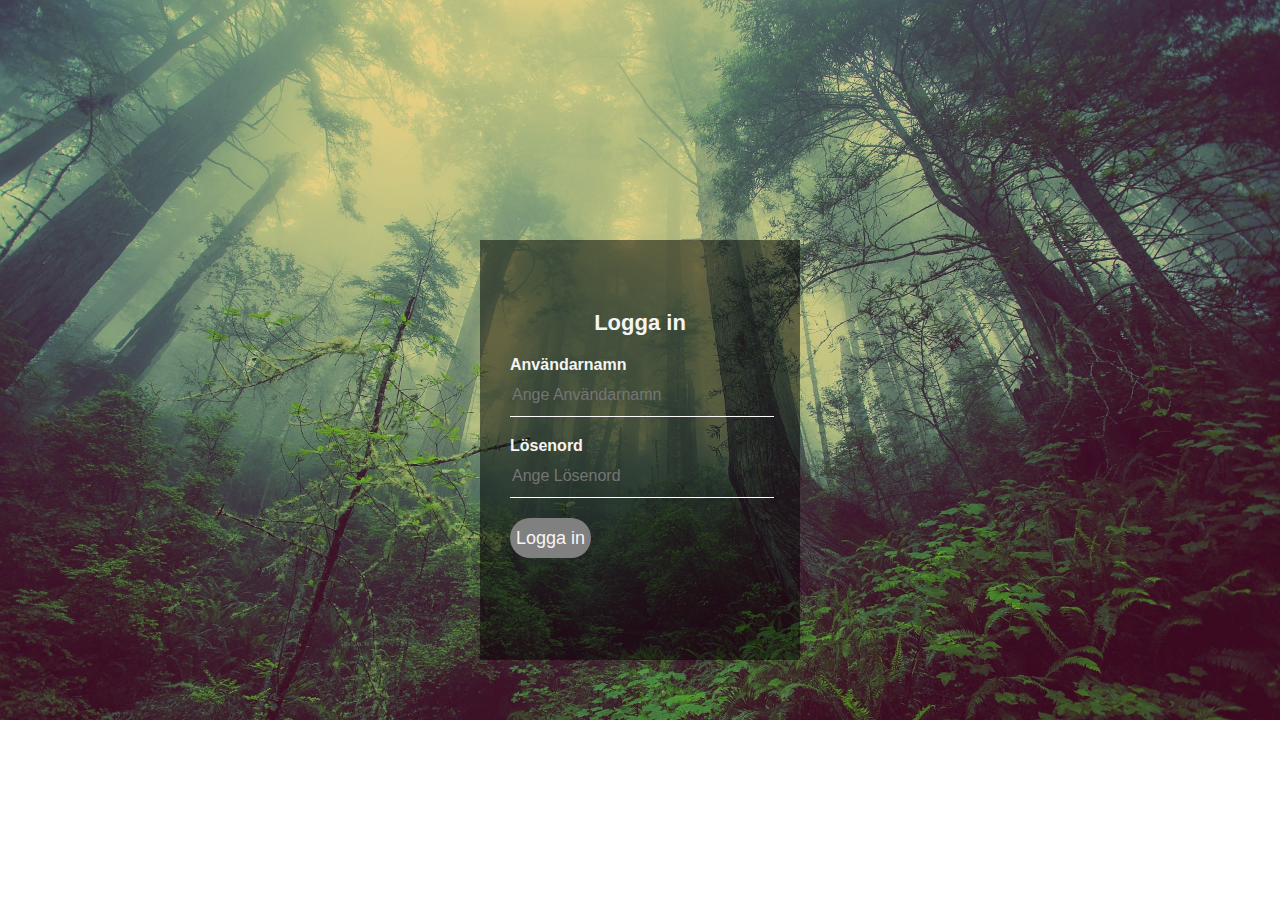
<file: index.html>
<!DOCTYPE html>
<html lang="en">
    <head>
        <meta charset="UTF-8">
        <meta name="viewport" content="width=device-width", initial-scale="1.0">
        <meta http-equiv="X-UA-Compatible" content="ie-edge">
        <link href="styles/styleInlogg.css" rel="stylesheet">
        <title>Kanban Meta</title>
    </head>
    <body>
        <div id="wrapper">
            <h3 id="title">Logga in</h3>
            <p>Användarnamn</p>
            <input id="userName" placeholder = "Ange Användarnamn" type="text">
            <p>Lösenord</p>
            <input id="passWord" placeholder = "Ange Lösenord" type="password">
            <button id="loginBtn" onclick="loginBtnClick()">Logga in</button> <!--Lägg till addeventlistener till inloggningsfunktionen-->
                                                    
        </div>
        <script src="scriptInlogg.js"></script>
    </body>
</html>
</file>
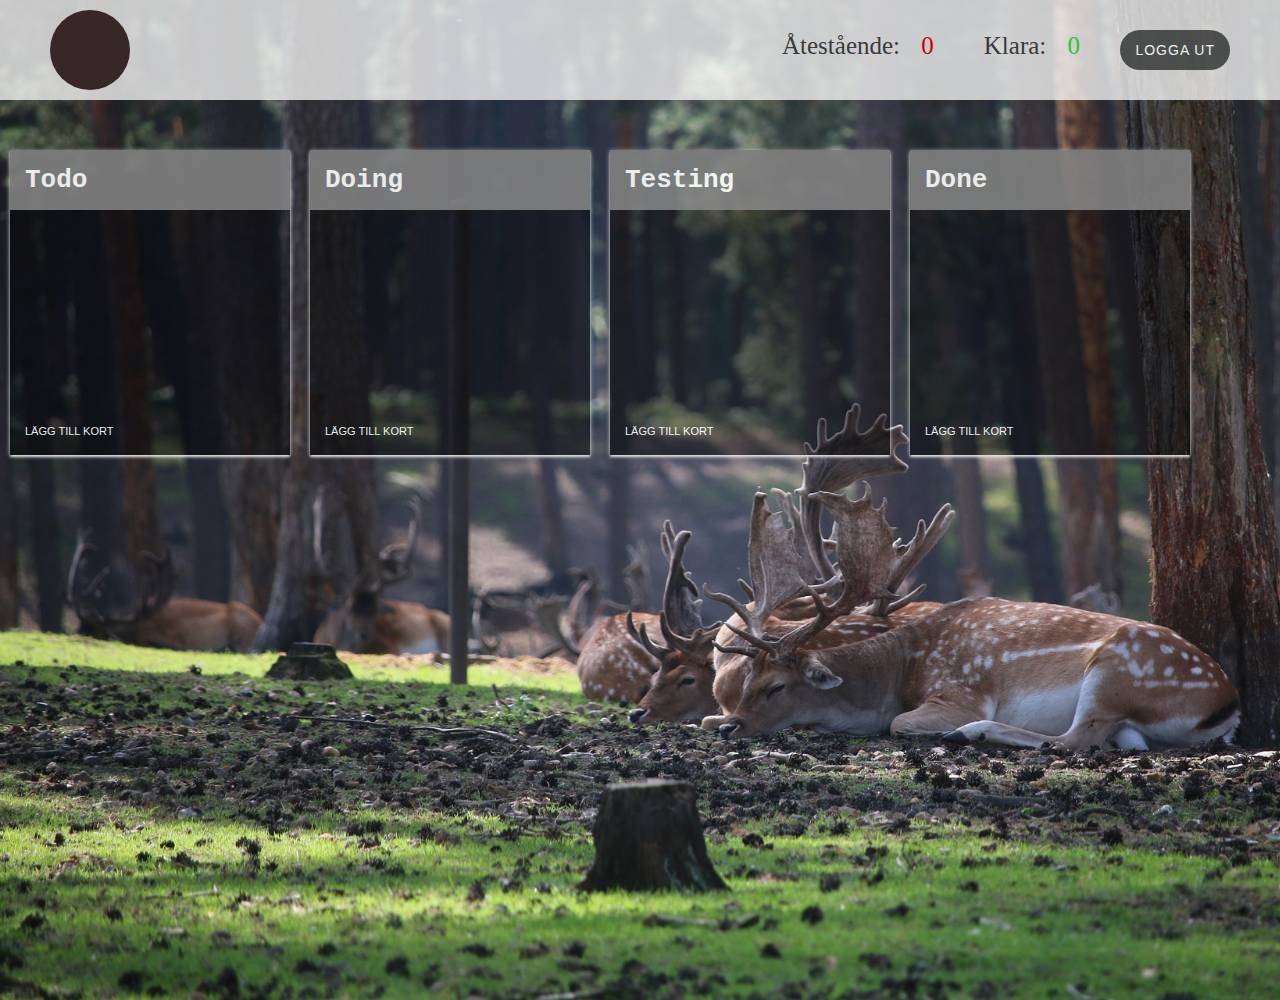
<file: kanban.html>
<!DOCTYPE html>
<html lang="en">

<head>
    <meta charset="UTF-8">
    <meta name="viewport" content="width=device-width" , initial-scale="1.0">
    <meta http-equiv="X-UA-Compatible" content="ie-edge">
    <link href="styles/styleKanban.css" rel="stylesheet">
    <link href="styles/stylesKanbaExtra.css" rel="stylesheet">
    <title>Kanban Meta</title>
</head>

<body>
    <header>
        <div class="users-info">
            <p id="char"></p>
            <p id="name"></p>
        </div>
        <button type="button" id="logout-btn" onclick="logout()">Logga ut</button>
        <div class="count-div">
            <p>Klara: <span id="done_count">0</span></p>
            <p>Åtestående: <span id="left_count">0</span></p>
        </div>
    </header>
    <div id="wrapper">
        <div class="card toDo" id="todo">
            <h1>Todo</h1>
            <a href="#" class="add-link" id="addTodo">Lägg till kort</a>
        </div>
        <!--end of todo-div-->
        <div class="card doing" id="doing">
            <h1>Doing</h1>
            <a href="#" class="add-link" id="addDoing">Lägg till kort</a>
        </div>
        <!--end of doing-->

        <div class="card test" id="testing">
            <h1>Testing</h1>
            <a href="#" class="add-link" id="addTesting">Lägg till kort</a>
        </div>
        <!--end of test-->

        <div class="card done" id="done">
            <h1>Done</h1>
            <a href="#" class="add-link" id="addDone">Lägg till kort</a>
        </div>
        <!--end of done-->

    </div>
    <!--end of wrapper-->

    <script src="scriptKanban.js"></script>
    <script src="scriptDragDrop.js"></script>
</body>

</html>
</file>
<file: styles/styleInlogg.css>
body {
    background: url("img/bakgrundInlogg.jpg");
    background-size: cover;
    background-repeat: no-repeat;
    background-repeat: center; 
    font-family: sans-serif;
}

#wrapper{
    width: 320px;
    height: 420px;
    background:  rgba(0, 0, 0, 0.5);
    color: whitesmoke;
    top: 50%;
    left: 50%;
    position: absolute;
    transform: translate(-50%,-50%);
    box-sizing: border-box;
    padding: 70px 30px;
} 

h3 {
    margin: 0px;
    padding: 0 0 20px;
    text-align: center;
    font-size: 22px;
}

p {
    margin: 0;
    padding: 0;
    font-weight: bold;
}

input {
    width: 100%;
    margin-bottom: 20px;
    border: none;
    border-bottom: 1px solid #fff;
    background: transparent;
    outline: none;
    height: 40px;
    color:white; 
    font-size: 16px;
}

button {
    border: none;
    outline: none;
    height: 40px;
    background: grey;
    color:whitesmoke;
    font-size: 18px;
    border-radius: 20px;
}

button:hover {
    cursor: pointer;
    background:grey;
    color: whitesmoke;
    opacity: 0.5;
}
</file>
<file: styles/styleKanban.css>
body {
    background: url("img/bakgrundKanban.jpg");
    background-size: cover;
    background-repeat: no-repeat;
    background-repeat: center;
    font-family: sans-serif;
}

#wrapper {
    width: 100%;
    height: 100vh;
}

.card {
    float: left;
    width: 20%;
    max-width: 250px;
    min-height: 250px;
    padding: 5px 15px 50px 15px;
    margin: 50px 10px;
    box-shadow: 0 3px 1px -2px rgba(225, 225, 225, .9), 0 2px 2px 0 rgba(225, 225, 225, .84), 0 1px 5px 0 rgba(225, 225, 225, .82);
    position: relative;
    background: rgba(0, 0, 0, 0.5);
    opacity: 0.9
}

h1 {
    padding: 15px 0 15px 0;
    font-family: monospace;
    margin: -5px -15px 15px -15px;
    text-indent: 15px;
    color: #FFF;
}

h1 {
    background: grey;
}

p.card-p {
    font-weight: normal;
    padding: 10px;
    border: none;
    cursor: move;
    display: block;
    font-size: 16px;
    margin: 5px auto !important;
    border-radius: 2px;
    color: #FFF;
    opacity: 1;
    will-change: traansform;
    animation: fadeIn .3s linear;
    transition: all 0.3s ease-in-out;
    font-family: Georgia, 'Times New Roman', Times, serif;
    border: 1px solid transparent;
}

p.card-p:hover {
    background: white;
}

p.card-p:active {
    transform: scale(0.8);
}

p {
    background: grey;
}

p:hover {
    border-color: grey;
    color: grey;
}

a.add-link {
    cursor: pointer;
    font-size: 11px;
    text-transform: uppercase;
    color: white;
    position: absolute;
    bottom: 0;
    left: 15px;
    width: auto;
    height: 30px;
    text-decoration: none;
    display: block;
}

a.add-link:hover {
    color: grey;
}

footer {
    position: absolute;
    bottom: 0;
    left: 0;
    width: calc(100% - 60px);
    height: auto;
    display: block;
    padding: 30px;
    text-align: right;
}

#logout-btn {
    border: none;
    outline: none;
    height: 40px;
    background: grey;
    color: whitesmoke;
    font-size: 18px;
    border-radius: 20px;
}

#logout-btn:hover {
    cursor: pointer;
    background: grey;
    color: whitesmoke;
    opacity: 0.5;
}
</file>
<file: styles/stylesKanbaExtra.css>
body {
    margin: 0;
    padding: o;
}

header {
    height: 100px;
    width: 100%;
    position: relative;
    background: rgba(255, 255, 255, 0.753);
}

.users-info {
    height: 100%;
    width: 100%;
    display: block;
    float: left;
}

.users-info p {
    float: left;
}

#char {
    width: 80px;
    height: 80px;
    background: #372727;
    color: #FFF;
    border-radius: 50%;
    margin: 10px 20px 0 50px;
    line-height: 70px;
    font-family: cursive;
    font-size: 60px;
    text-align: center;
    border: spx solid #FFF;
}

#name {
    height: 80px;
    margin-top: 10px;
    font-size: 40px;
    text-transform: capitalize;
    color: #372727;
    font-family: cursive;
    line-height: 75px;
    background: none;
}

.count-div {
    width: auto;
    display: block;
    position: absolute;
    top: 7px;
    right: 150px;
}

.count-div p {
    width: auto;
    float: right;
    font-size: 25px;
    font-family: "Bauhaus 93";
    margin-right: 50px;
    color: rgb(58, 58, 58);
    background: none;
}

.count-div p:first-child>span {
    color: #29c731;
    margin-left: 15px;
}

.count-div p:last-child>span {
    color: #cc0000;
    margin-left: 15px;
}

#logout-btn {
    border: none;
    background: #161918;
    color: #FFF;
    /* border-radius: 3px; */
    cursor: pointer;
    text-transform: uppercase;
    padding: 10px 15px;
    font-size: 14px;
    letter-spacing: 1px;
    opacity: 0.7;
    position: absolute;
    top: 30px;
    right: 50px;
}

#logout-btn:hover {
    opacity: 1;
}


/* Remove image styles */

p.card-p {
    position: relative;
    will-change: transform;
    transition: all 0.5s ease-out;
}

.remove-obj {
    width: 20px;
    height: 100%;
    position: absolute;
    color: #cc0000;
    right: 10px;
    top: 0;
    cursor: pointer;
    display: block;
    z-index: 1;
    opacity: 0.7;
    text-align: center;
    font-size: 25px;
    font-weight: 600;
    line-height: 40px;
}

.removed-p {
    transform: scale(0);
}

.remove-link {
    position: absolute;
    bottom: 17px;
    text-decoration: none;
    text-transform: uppercase;
    font-size: 11px;
    color: #c00;
    left: 120px;
    opacity: 0.7;
}

.remove-obj:hover,
.remove-link:hover {
    opacity: 1;
}
</file>
